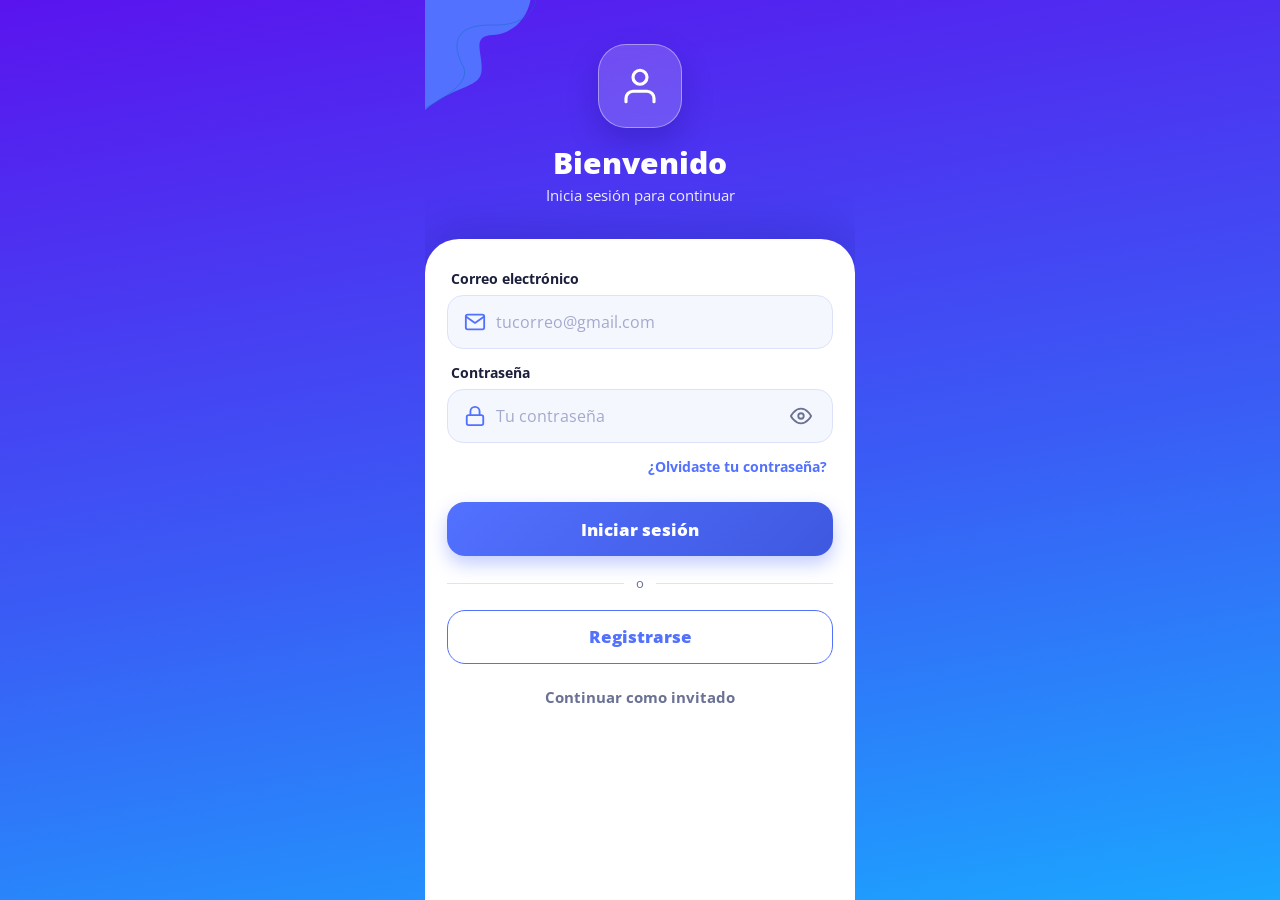
<file: proj/index.html>
<!DOCTYPE html>
<html lang="es">
<head>
  <meta charset="utf-8">
  <meta name="viewport" content="width=device-width, initial-scale=1, viewport-fit=cover">
  <meta name="theme-color" content="#5271ff">
  <meta name="mobile-web-app-capable" content="yes">
  <meta name="apple-mobile-web-app-capable" content="yes">
  <meta name="apple-mobile-web-app-status-bar-style" content="black-translucent">
  <title>Iniciar sesión</title>

  <link rel="preconnect" href="https://fonts.googleapis.com">
  <link rel="preconnect" href="https://fonts.gstatic.com" crossorigin>
  <link href="https://fonts.googleapis.com/css2?family=Inter:wght@400;500&family=Open+Sans:wght@400;600;700;800&display=swap" rel="stylesheet">

  <link rel="stylesheet" href="css/base.css">
  <link rel="stylesheet" href="css/components.css">
  <link rel="stylesheet" href="css/pages/index.css">
</head>

<body>
  <main class="screen login" data-page="index">
    <div class="login-body page-anim">

      <header class="login-top">
        <div class="login-logo">
          <svg class="i" viewBox="0 0 24 24" aria-hidden="true">
            <path d="M20 21v-2a4 4 0 0 0-4-4H8a4 4 0 0 0-4 4v2"/>
            <circle cx="12" cy="7" r="4"/>
          </svg>
        </div>
        <h1>Bienvenido</h1>

        <p>Inicia sesión para continuar</p>
      </header>

      <section class="login-panel">
        <form id="loginForm" novalidate>

          <div class="field">
            <label for="email">Correo electrónico</label>
            <div class="input-wrap">
              <svg class="i" viewBox="0 0 24 24" aria-hidden="true">
                <path d="M4 4h16a2 2 0 0 1 2 2v12a2 2 0 0 1-2 2H4a2 2 0 0 1-2-2V6a2 2 0 0 1 2-2z"/>
                <path d="M22 6l-10 7L2 6"/>
              </svg>
              <input id="email" type="email" placeholder="tucorreo@gmail.com" autocomplete="email" inputmode="email">
            </div>
          </div>

          <div class="field">
            <label for="password">Contraseña</label>
            <div class="input-wrap">
              <svg class="i" viewBox="0 0 24 24" aria-hidden="true">
                <rect x="3" y="11" width="18" height="11" rx="2"/>
                <path d="M7 11V7a5 5 0 0 1 10 0v4"/>
              </svg>
              <input id="password" type="password" placeholder="Tu contraseña" autocomplete="current-password">
              <button class="eye" type="button" aria-label="Mostrar u ocultar contraseña">
                <svg class="i" viewBox="0 0 24 24" aria-hidden="true">
                  <path d="M1 12s4-8 11-8 11 8 11 8-4 8-11 8-11-8-11-8z"/>
                  <circle cx="12" cy="12" r="3"/>
                </svg>
              </button>
            </div>

          </div>

          <button type="button" class="link-small" id="forgot">¿Olvidaste tu contraseña?</button>
          <button class="btn primary" type="submit">Iniciar sesión</button>

        </form>

        <div class="divider">o</div>

        <a class="btn outline" href="registro.html">Registrarse</a>
        <button class="btn text" type="button" id="guest">Continuar como invitado</button>
      </section>

    </div>
  </main>

  <script src="js/core/utils.js"></script>
  <script src="js/core/storage.js"></script>
  <script src="js/core/ui.js"></script>
  <script src="js/core/components.js"></script>
  <script src="js/pages/index.js"></script>
  <script src="js/main.js"></script>
</body>
</html>
</file>
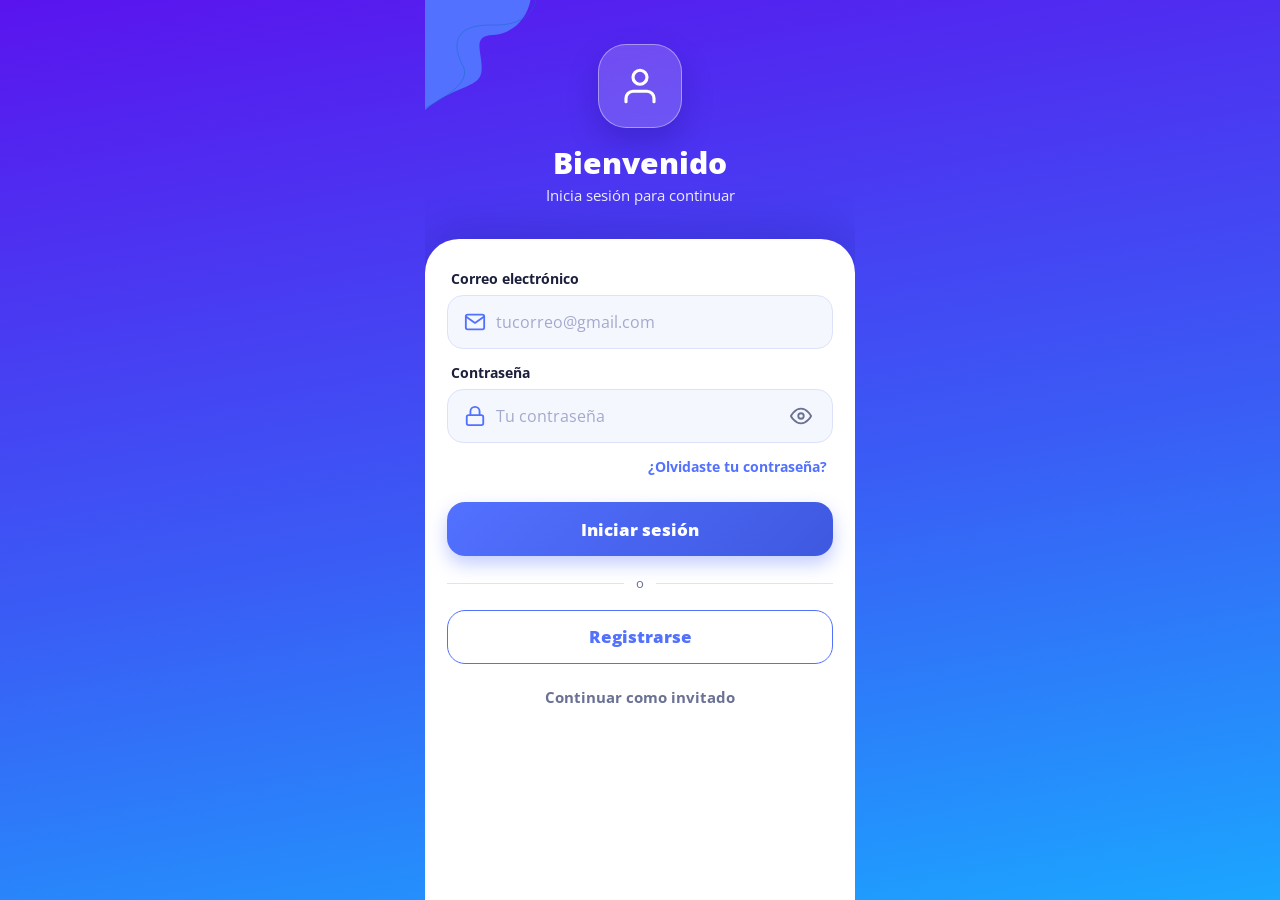
<file: proj/experiencia-laboral.html>
<!DOCTYPE html>
<html lang="es">
<head>
  <meta charset="utf-8">
  <meta name="viewport" content="width=device-width, initial-scale=1, viewport-fit=cover">
  <meta name="theme-color" content="#5271ff">
  <meta name="mobile-web-app-capable" content="yes">
  <meta name="apple-mobile-web-app-capable" content="yes">
  <meta name="apple-mobile-web-app-status-bar-style" content="black-translucent">
  <title>Experiencia laboral</title>

  <link rel="preconnect" href="https://fonts.googleapis.com">
  <link rel="preconnect" href="https://fonts.gstatic.com" crossorigin>
  <link href="https://fonts.googleapis.com/css2?family=Inter:wght@400;500&family=Open+Sans:wght@400;600;700;800&display=swap" rel="stylesheet">

  <link rel="stylesheet" href="css/base.css">
  <link rel="stylesheet" href="css/components.css">
  <link rel="stylesheet" href="css/pages/experiencia-laboral.css">
</head>

<body>
  <main class="screen" data-page="experiencia-laboral">

    <header class="hero">
      <div class="hero-top">
        <button class="icon-btn" id="back" type="button" aria-label="Volver">
          <svg class="i" viewBox="0 0 24 24" aria-hidden="true">
            <path d="M15 18l-6-6 6-6"/>
          </svg>
        </button>

        <span class="step-label"></span>

        <button class="icon-btn" id="logout" type="button" aria-label="Cerrar sesión">
          <svg class="i" viewBox="0 0 24 24" aria-hidden="true">
            <path d="M9 21H5a2 2 0 0 1-2-2V5a2 2 0 0 1 2-2h4"/>
            <path d="M16 17l5-5-5-5"/>
            <path d="M21 12H9"/>
          </svg>
        </button>
      </div>

      <h1>Experiencia laboral</h1>
      <p>Tu trayectoria profesional</p>
      <div class="steps" aria-hidden="true"></div>
    </header>

    <section class="scroll page-anim">
      <div class="card">

        <div class="field">
          <label for="empresa">Empresa:</label>
          <div class="input-wrap">
            <svg class="i" viewBox="0 0 24 24" aria-hidden="true">
              <rect x="4" y="2" width="16" height="20" rx="2"/>
              <path d="M9 22v-4h6v4M8 6h.01M12 6h.01M16 6h.01M8 10h.01M12 10h.01M16 10h.01M8 14h.01M12 14h.01M16 14h.01"/>
            </svg>
            <input id="empresa" data-field="empresa" type="text" placeholder="Nombre de la empresa" autocomplete="off">
          </div>
        </div>

        <div class="field">
          <label for="periodo">Periodo de trabajo:</label>
          <div class="input-wrap">
            <svg class="i" viewBox="0 0 24 24" aria-hidden="true">
              <circle cx="12" cy="12" r="10"/>
              <path d="M12 6v6l4 2"/>
            </svg>
            <input id="periodo" data-field="periodo" type="text" placeholder="Ej. 2022 - 2024" autocomplete="off">
          </div>
        </div>

        <div class="field">
          <label for="puesto">Puesto de trabajo:</label>
          <div class="input-wrap">
            <svg class="i" viewBox="0 0 24 24" aria-hidden="true">
              <rect x="2" y="7" width="20" height="14" rx="2"/>
              <path d="M16 21V5a2 2 0 0 0-2-2h-4a2 2 0 0 0-2 2v16"/>
            </svg>
            <input id="puesto" data-field="puesto" type="text" placeholder="Tu puesto" autocomplete="off">
          </div>
        </div>

      </div>
    </section>

    <footer class="actionbar">
      <button class="btn ghost" id="prev" type="button">Atrás</button>
      <button class="btn primary" type="button" data-next>Continuar</button>
    </footer>

  </main>

  <script src="js/core/utils.js"></script>
  <script src="js/core/storage.js"></script>
  <script src="js/core/ui.js"></script>
  <script src="js/core/components.js"></script>
  <script src="js/main.js"></script>
</body>
</html>
</file>
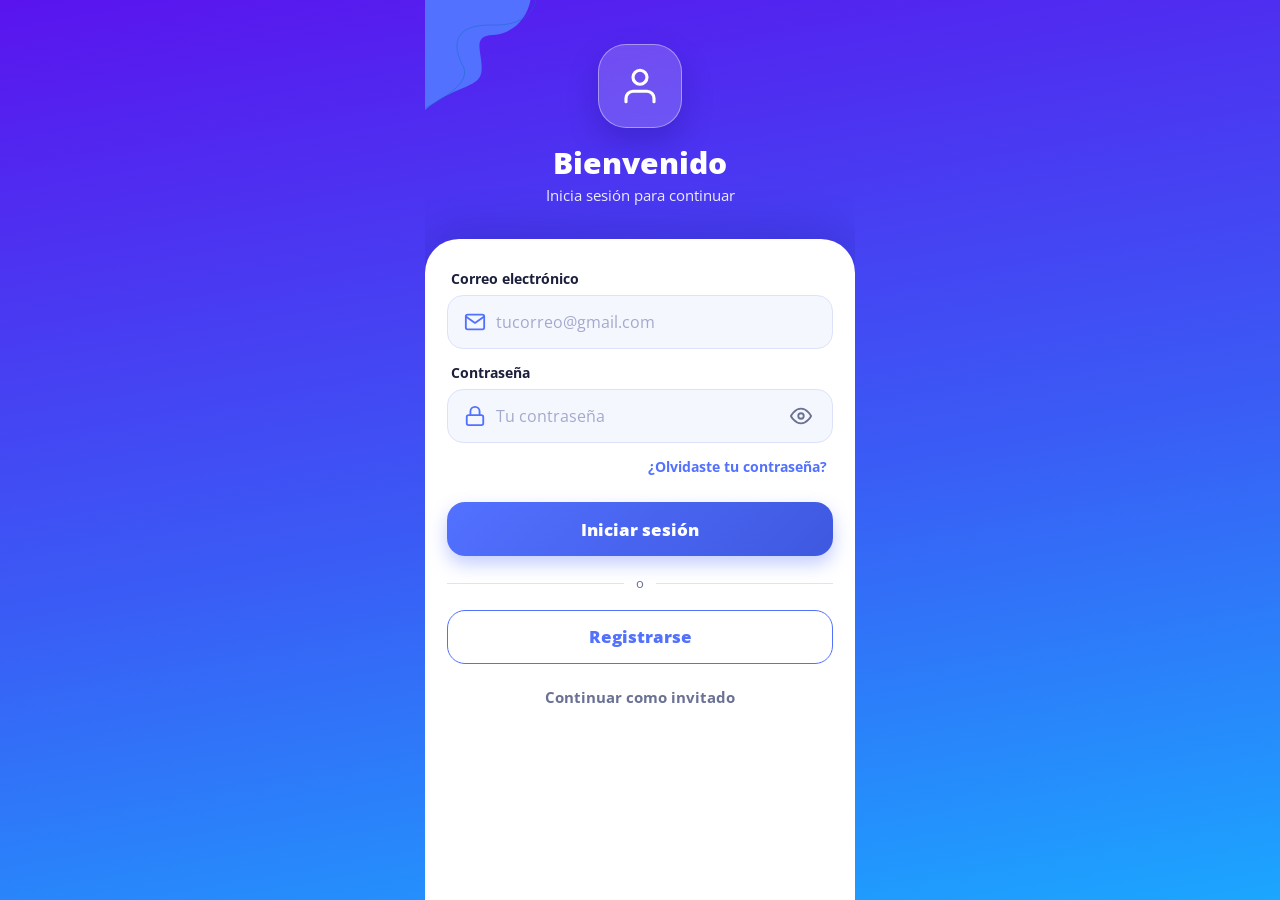
<file: proj/formacion-academica.html>
<!DOCTYPE html>
<html lang="es">
<head>
  <meta charset="utf-8">
  <meta name="viewport" content="width=device-width, initial-scale=1, viewport-fit=cover">
  <meta name="theme-color" content="#5271ff">
  <meta name="mobile-web-app-capable" content="yes">
  <meta name="apple-mobile-web-app-capable" content="yes">
  <meta name="apple-mobile-web-app-status-bar-style" content="black-translucent">
  <title>Formación académica</title>

  <link rel="preconnect" href="https://fonts.googleapis.com">
  <link rel="preconnect" href="https://fonts.gstatic.com" crossorigin>
  <link href="https://fonts.googleapis.com/css2?family=Inter:wght@400;500&family=Open+Sans:wght@400;600;700;800&display=swap" rel="stylesheet">

  <link rel="stylesheet" href="css/base.css">
  <link rel="stylesheet" href="css/components.css">
  <link rel="stylesheet" href="css/pages/formacion-academica.css">
</head>

<body>
  <main class="screen" data-page="formacion-academica">

    <header class="hero">
      <div class="hero-top">
        <button class="icon-btn" id="back" type="button" aria-label="Volver">
          <svg class="i" viewBox="0 0 24 24" aria-hidden="true">
            <path d="M15 18l-6-6 6-6"/>
          </svg>
        </button>

        <span class="step-label"></span>


        <button class="icon-btn" id="logout" type="button" aria-label="Cerrar sesión">
          <svg class="i" viewBox="0 0 24 24" aria-hidden="true">
            <path d="M9 21H5a2 2 0 0 1-2-2V5a2 2 0 0 1 2-2h4"/>
            <path d="M16 17l5-5-5-5"/>
            <path d="M21 12H9"/>
          </svg>
        </button>
      </div>

      <h1>Formación académica</h1>
      <p>Agrega tus estudios</p>
      <div class="steps" aria-hidden="true"></div>
    </header>

    <section class="scroll page-anim">
      <h2 class="section-title">Nivel de estudios</h2>
      <div id="levels"></div>
    </section>

    <footer class="actionbar">
      <button class="btn ghost" id="prev" type="button">Atrás</button>
      <button class="btn primary" type="button" data-next>Continuar</button>
    </footer>

  </main>

  <script src="js/core/utils.js"></script>
  <script src="js/core/storage.js"></script>
  <script src="js/core/ui.js"></script>
  <script src="js/core/components.js"></script>
  <script src="js/pages/formacion-academica.js"></script>

  <script src="js/main.js"></script>
</body>
</html>
</file>
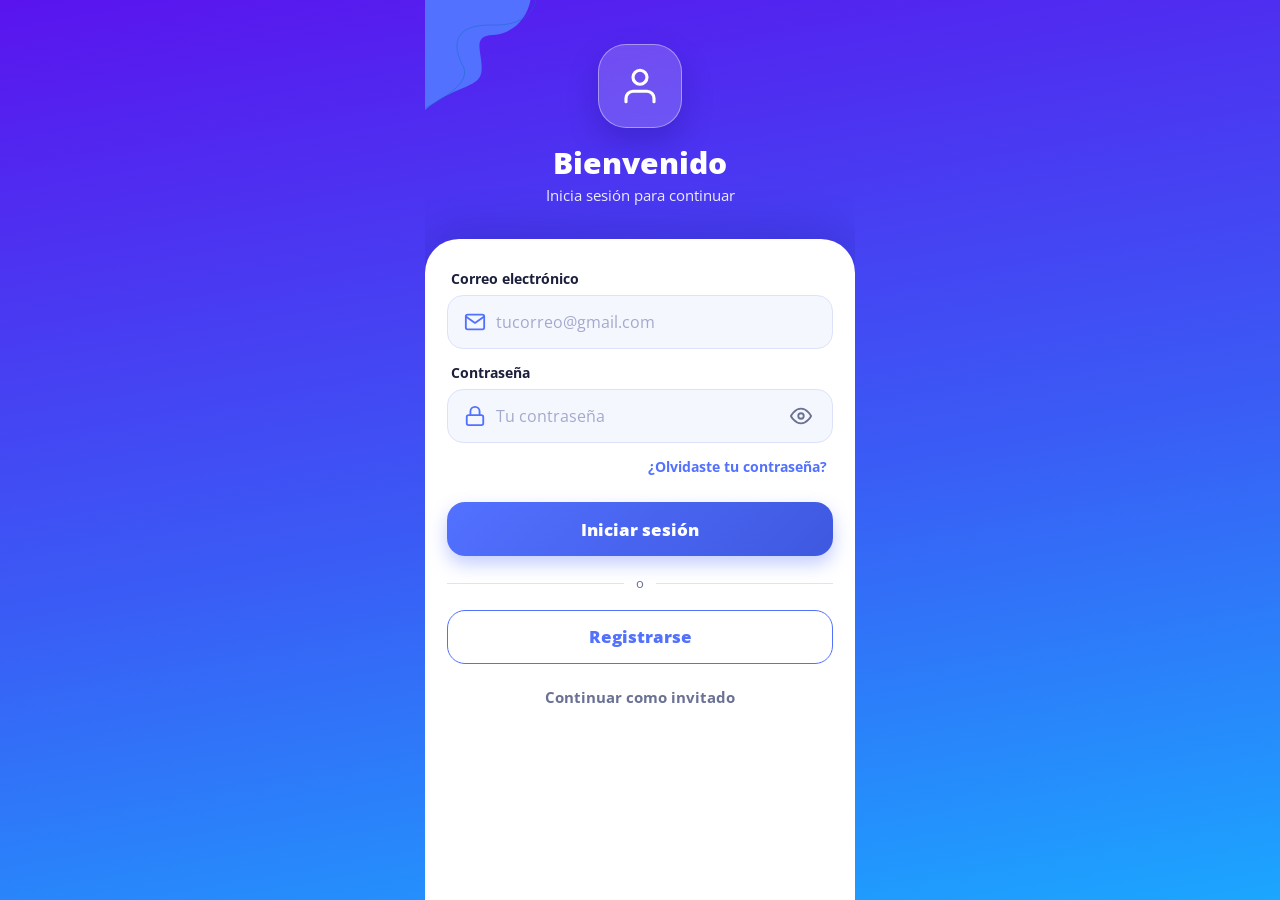
<file: proj/formacion-extracurricular.html>
<!DOCTYPE html>
<html lang="es">
<head>
  <meta charset="utf-8">
  <meta name="viewport" content="width=device-width, initial-scale=1, viewport-fit=cover">
  <meta name="theme-color" content="#5271ff">
  <meta name="mobile-web-app-capable" content="yes">
  <meta name="apple-mobile-web-app-capable" content="yes">
  <meta name="apple-mobile-web-app-status-bar-style" content="black-translucent">
  <title>Formación extracurricular</title>

  <link rel="preconnect" href="https://fonts.googleapis.com">
  <link rel="preconnect" href="https://fonts.gstatic.com" crossorigin>
  <link href="https://fonts.googleapis.com/css2?family=Inter:wght@400;500&family=Open+Sans:wght@400;600;700;800&display=swap" rel="stylesheet">

  <link rel="stylesheet" href="css/base.css">
  <link rel="stylesheet" href="css/components.css">
  <link rel="stylesheet" href="css/pages/formacion-extracurricular.css">
</head>

<body>
  <main class="screen" data-page="formacion-extracurricular">

    <header class="hero">
      <div class="hero-top">
        <button class="icon-btn" id="back" type="button" aria-label="Volver">
          <svg class="i" viewBox="0 0 24 24" aria-hidden="true">
            <path d="M15 18l-6-6 6-6"/>
          </svg>
        </button>

        <span class="step-label"></span>


        <button class="icon-btn" id="logout" type="button" aria-label="Cerrar sesión">
          <svg class="i" viewBox="0 0 24 24" aria-hidden="true">
            <path d="M9 21H5a2 2 0 0 1-2-2V5a2 2 0 0 1 2-2h4"/>
            <path d="M16 17l5-5-5-5"/>
            <path d="M21 12H9"/>
          </svg>
        </button>
      </div>

      <h1>Formación extracurricular</h1>
      <p>Cursos, congresos y certificados</p>
      <div class="steps" aria-hidden="true"></div>
    </header>

    <section class="scroll page-anim">
      <div class="card">

        <div class="field">
          <label for="cursos">Cursos:</label>
          <div class="input-wrap">
            <svg class="i" viewBox="0 0 24 24" aria-hidden="true">
              <path d="M2 3h6a4 4 0 0 1 4 4v14a3 3 0 0 0-3-3H2z"/>
              <path d="M22 3h-6a4 4 0 0 0-4 4v14a3 3 0 0 1 3-3h7z"/>
            </svg>
            <input id="cursos" data-field="cursos" type="text" placeholder="Nombre del curso" autocomplete="off">
          </div>
        </div>

        <div class="field">
          <label for="congresos">Congresos:</label>
          <div class="input-wrap">

            <svg class="i" viewBox="0 0 24 24" aria-hidden="true">
              <rect x="3" y="4" width="18" height="18" rx="2"/>
              <path d="M16 2v4M8 2v4M3 10h18"/>
            </svg>
            <input id="congresos" data-field="congresos" type="text" placeholder="Nombre del congreso" autocomplete="off">
          </div>
        </div>

        <div class="field">
          <label for="conferencias">Conferencias:</label>
          <div class="input-wrap">
            <svg class="i" viewBox="0 0 24 24" aria-hidden="true">
              <rect x="9" y="2" width="6" height="12" rx="3"/>
              <path d="M19 10v2a7 7 0 0 1-14 0v-2M12 19v4"/>
            </svg>
            <input id="conferencias" data-field="conferencias" type="text" placeholder="Nombre de la conferencia" autocomplete="off">
          </div>
        </div>

        <div class="field">
          <label for="certificado">Certificado:</label>
          <div class="input-wrap">
            <svg class="i" viewBox="0 0 24 24" aria-hidden="true">
              <circle cx="12" cy="8" r="7"/>
              <path d="M8.21 13.89L7 23l5-3 5 3-1.21-9.12"/>
            </svg>
            <input id="certificado" data-field="certificado" type="text" placeholder="Nombre del certificado" autocomplete="off">
          </div>
        </div>

      </div>
    </section>

    <footer class="actionbar">
      <button class="btn ghost" id="prev" type="button">Atrás</button>
      <button class="btn primary" type="button" data-next>Continuar</button>
    </footer>

  </main>

  <script src="js/core/utils.js"></script>
  <script src="js/core/storage.js"></script>
  <script src="js/core/ui.js"></script>
  <script src="js/core/components.js"></script>
  <script src="js/main.js"></script>
</body>
</html>
</file>
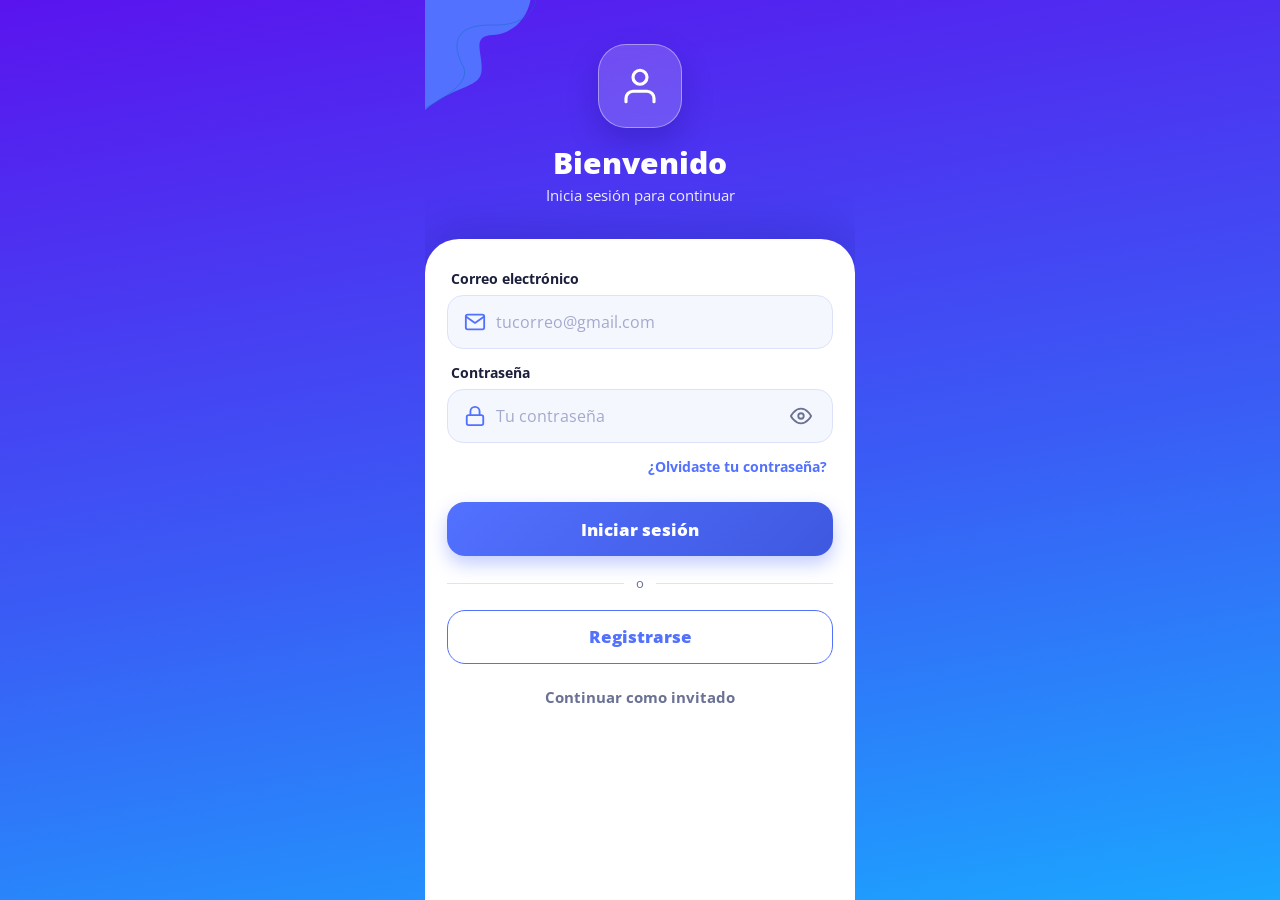
<file: proj/habilidades.html>
<!DOCTYPE html>
<html lang="es">
<head>
  <meta charset="utf-8">
  <meta name="viewport" content="width=device-width, initial-scale=1, viewport-fit=cover">
  <meta name="theme-color" content="#5271ff">
  <meta name="mobile-web-app-capable" content="yes">
  <meta name="apple-mobile-web-app-capable" content="yes">
  <meta name="apple-mobile-web-app-status-bar-style" content="black-translucent">
  <title>Habilidades</title>

  <link rel="preconnect" href="https://fonts.googleapis.com">
  <link rel="preconnect" href="https://fonts.gstatic.com" crossorigin>
  <link href="https://fonts.googleapis.com/css2?family=Inter:wght@400;500&family=Open+Sans:wght@400;600;700;800&display=swap" rel="stylesheet">

  <link rel="stylesheet" href="css/base.css">
  <link rel="stylesheet" href="css/components.css">
  <link rel="stylesheet" href="css/pages/habilidades.css">
</head>

<body>
  <main class="screen" data-page="habilidades">

    <header class="hero">
      <div class="hero-top">
        <button class="icon-btn" id="back" type="button" aria-label="Volver">
          <svg class="i" viewBox="0 0 24 24" aria-hidden="true">
            <path d="M15 18l-6-6 6-6"/>
          </svg>
        </button>

        <span class="step-label"></span>


        <button class="icon-btn" id="logout" type="button" aria-label="Cerrar sesión">
          <svg class="i" viewBox="0 0 24 24" aria-hidden="true">
            <path d="M9 21H5a2 2 0 0 1-2-2V5a2 2 0 0 1 2-2h4"/>
            <path d="M16 17l5-5-5-5"/>
            <path d="M21 12H9"/>
          </svg>
        </button>
      </div>

      <h1>Habilidades</h1>
      <p>Lo que sabes hacer</p>
      <div class="steps" aria-hidden="true"></div>
    </header>

    <section class="scroll page-anim">
      <div class="card">

        <div class="field">
          <label for="tecnicas">Habilidades técnicas</label>
          <div class="chip-box" data-chips="tecnicas" data-suggest="Python,Excel,Redes,Bases de datos,HTML y CSS">
            <span class="chip-list"></span>
            <input id="tecnicas" type="text" placeholder="Escribe y presiona Enter" enterkeyhint="done" autocomplete="off">
          </div>
          <div class="suggest"></div>
        </div>

        <div class="field">
          <label for="blandas">Habilidades blandas</label>
          <div class="chip-box" data-chips="blandas" data-suggest="Trabajo en equipo,Comunicación,Liderazgo,Resolución de problemas">
            <span class="chip-list"></span>
            <input id="blandas" type="text" placeholder="Escribe y presiona Enter" enterkeyhint="done" autocomplete="off">

          </div>
          <div class="suggest"></div>
        </div>

      </div>
    </section>

    <footer class="actionbar">
      <button class="btn ghost" id="prev" type="button">Atrás</button>
      <button class="btn primary" type="button" data-next>Continuar</button>
    </footer>

  </main>

  <script src="js/core/utils.js"></script>
  <script src="js/core/storage.js"></script>
  <script src="js/core/ui.js"></script>
  <script src="js/core/components.js"></script>
  <script src="js/main.js"></script>
</body>
</html>
</file>
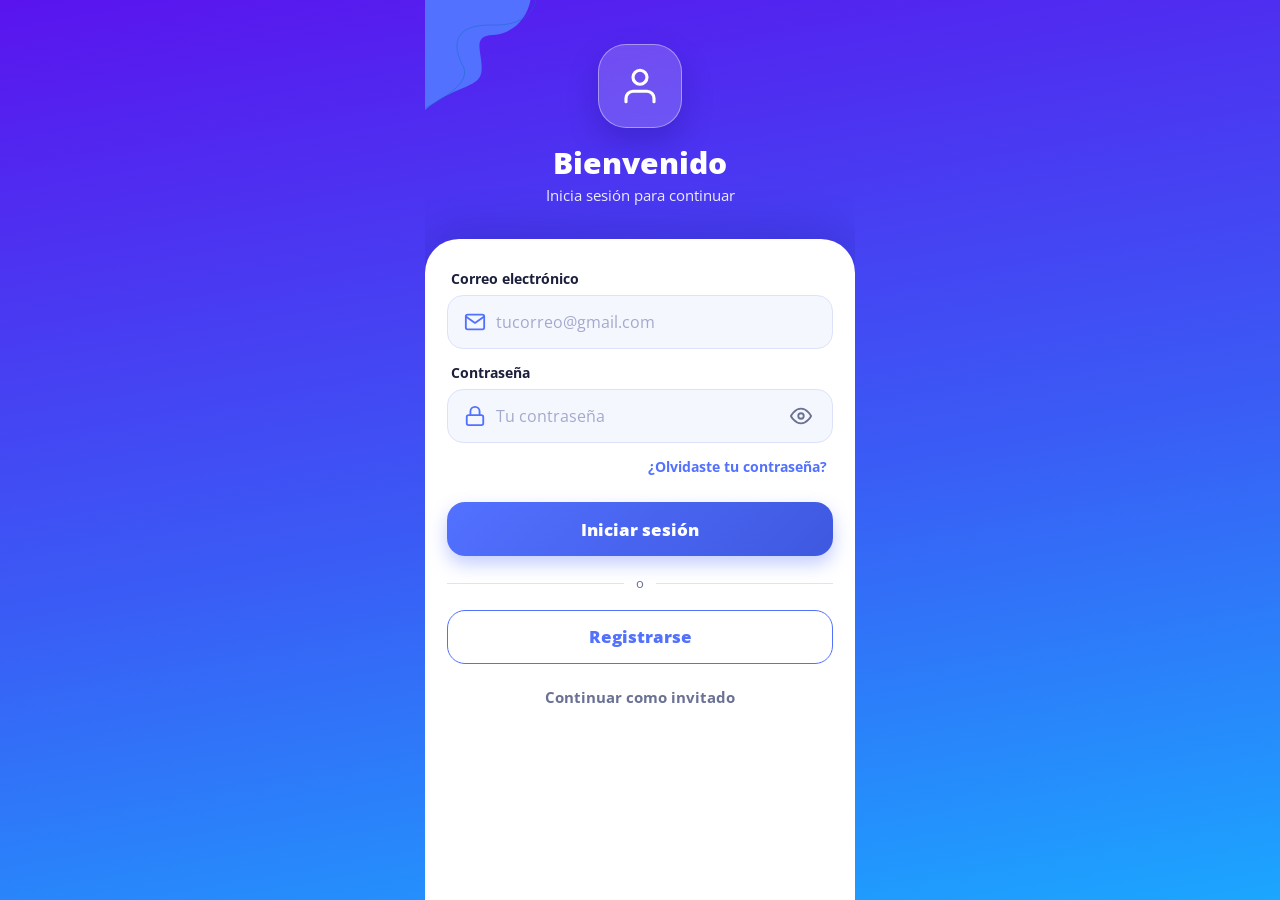
<file: proj/intereses.html>
<!DOCTYPE html>
<html lang="es">
<head>
  <meta charset="utf-8">
  <meta name="viewport" content="width=device-width, initial-scale=1, viewport-fit=cover">
  <meta name="theme-color" content="#5271ff">
  <meta name="mobile-web-app-capable" content="yes">
  <meta name="apple-mobile-web-app-capable" content="yes">
  <meta name="apple-mobile-web-app-status-bar-style" content="black-translucent">
  <title>Intereses</title>

  <link rel="preconnect" href="https://fonts.googleapis.com">
  <link rel="preconnect" href="https://fonts.gstatic.com" crossorigin>
  <link href="https://fonts.googleapis.com/css2?family=Inter:wght@400;500&family=Open+Sans:wght@400;600;700;800&display=swap" rel="stylesheet">

  <link rel="stylesheet" href="css/base.css">
  <link rel="stylesheet" href="css/components.css">
  <link rel="stylesheet" href="css/pages/intereses.css">
</head>

<body>
  <main class="screen" data-page="intereses">

    <header class="hero">
      <div class="hero-top">
        <button class="icon-btn" id="back" type="button" aria-label="Volver">
          <svg class="i" viewBox="0 0 24 24" aria-hidden="true">
            <path d="M15 18l-6-6 6-6"/>
          </svg>
        </button>

        <span class="step-label"></span>

        <button class="icon-btn" id="logout" type="button" aria-label="Cerrar sesión">
          <svg class="i" viewBox="0 0 24 24" aria-hidden="true">
            <path d="M9 21H5a2 2 0 0 1-2-2V5a2 2 0 0 1 2-2h4"/>
            <path d="M16 17l5-5-5-5"/>
            <path d="M21 12H9"/>
          </svg>
        </button>
      </div>

      <h1>Intereses</h1>
      <p>Personaliza tus preferencias</p>
      <div class="steps" aria-hidden="true"></div>
    </header>

    <section class="scroll page-anim">
      <div class="card">

        <div class="field">
          <label for="especialidad">¿Cuál es tu especialidad?</label>
          <div class="input-wrap textarea-wrap">
            <textarea id="especialidad" data-field="especialidad" placeholder="Cuéntanos en qué te quieres enfocar"></textarea>
          </div>
        </div>

        <div class="field">
          <label for="intereses">Etiquetas de preferencias:</label>
          <div class="chip-box" data-chips="intereses" data-suggest="Programación,Diseño,Redes,Inteligencia artificial,Ciberseguridad,Electrónica">
            <span class="chip-list"></span>
            <input id="intereses" type="text" placeholder="Escribe y presiona Enter" enterkeyhint="done" autocomplete="off">
          </div>
          <div class="suggest"></div>
        </div>

      </div>
    </section>

    <footer class="actionbar">
      <button class="btn ghost" id="prev" type="button">Atrás</button>
      <button class="btn primary" type="button" data-next>Continuar</button>
    </footer>

  </main>

  <script src="js/core/utils.js"></script>
  <script src="js/core/storage.js"></script>
  <script src="js/core/ui.js"></script>
  <script src="js/core/components.js"></script>
  <script src="js/main.js"></script>
</body>
</html>
</file>
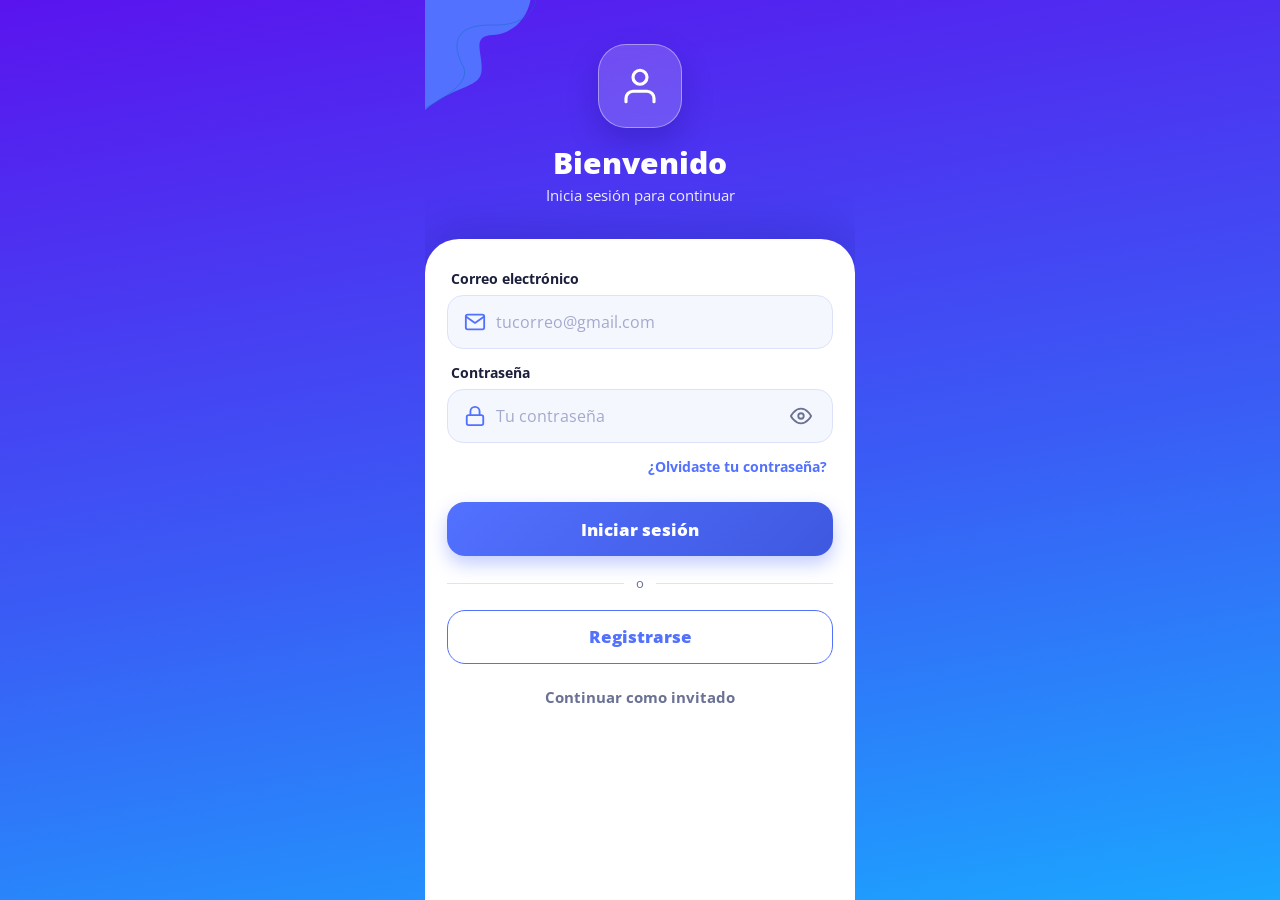
<file: proj/perfil.html>
<!DOCTYPE html>
<html lang="es">
<head>
  <meta charset="utf-8">
  <meta name="viewport" content="width=device-width, initial-scale=1, viewport-fit=cover">
  <meta name="theme-color" content="#5271ff">
  <meta name="mobile-web-app-capable" content="yes">
  <meta name="apple-mobile-web-app-capable" content="yes">
  <meta name="apple-mobile-web-app-status-bar-style" content="black-translucent">
  <title>Mi perfil</title>

  <link rel="preconnect" href="https://fonts.googleapis.com">
  <link rel="preconnect" href="https://fonts.gstatic.com" crossorigin>
  <link href="https://fonts.googleapis.com/css2?family=Inter:wght@400;500&family=Open+Sans:wght@400;600;700;800&display=swap" rel="stylesheet">

  <link rel="stylesheet" href="css/base.css">
  <link rel="stylesheet" href="css/components.css">
  <link rel="stylesheet" href="css/pages/perfil.css">
</head>

<body>
  <main class="screen" data-page="perfil">

    <header class="hero tall">
      <div class="hero-top">
        <button class="icon-btn" id="back" type="button" aria-label="Volver">
          <svg class="i" viewBox="0 0 24 24" aria-hidden="true">
            <path d="M15 18l-6-6 6-6"/>
          </svg>
        </button>

        <span class="step-label"></span>

        <button class="icon-btn" id="logout" type="button" aria-label="Cerrar sesión">
          <svg class="i" viewBox="0 0 24 24" aria-hidden="true">
            <path d="M9 21H5a2 2 0 0 1-2-2V5a2 2 0 0 1 2-2h4"/>
            <path d="M16 17l5-5-5-5"/>
            <path d="M21 12H9"/>
          </svg>
        </button>
      </div>

      <h1>Mi perfil</h1>
      <p>Cuéntanos quién eres</p>
      <div class="steps" aria-hidden="true"></div>
    </header>

    <section class="scroll avatar-first page-anim">

      <button class="avatar" id="avatar" type="button" aria-label="Cambiar foto de perfil">
        <span class="face">
          <svg id="avatarSvg" viewBox="0 0 24 24" fill="none" stroke="currentColor" stroke-width="2" stroke-linecap="round" stroke-linejoin="round" aria-hidden="true">
            <path d="M20 21v-2a4 4 0 0 0-4-4H8a4 4 0 0 0-4 4v2"/>
            <circle cx="12" cy="7" r="4"/>
          </svg>
          <img id="avatarImg" alt="Foto de perfil" hidden>
        </span>
        <span class="badge">
          <svg class="i" viewBox="0 0 24 24" aria-hidden="true">
            <path d="M23 19a2 2 0 0 1-2 2H3a2 2 0 0 1-2-2V8a2 2 0 0 1 2-2h4l2-3h6l2 3h4a2 2 0 0 1 2 2z"/>
            <circle cx="12" cy="13" r="4"/>
          </svg>
        </span>
      </button>
      <input type="file" id="avatarInput" accept="image/*" hidden>

      <div class="card">

        <div class="field">
          <label for="nombre">Nombre</label>
          <div class="input-wrap">
            <svg class="i" viewBox="0 0 24 24" aria-hidden="true">
              <path d="M20 21v-2a4 4 0 0 0-4-4H8a4 4 0 0 0-4 4v2"/>
              <circle cx="12" cy="7" r="4"/>
            </svg>
            <input id="nombre" data-field="nombre" type="text" placeholder="Tu nombre completo" autocomplete="off">
          </div>
        </div>

        <div class="field">
          <span class="label">Acta de nacimiento</span>
          <div class="upload" data-file="acta">
            <svg class="i" viewBox="0 0 24 24" aria-hidden="true">
              <path d="M21 15v4a2 2 0 0 1-2 2H5a2 2 0 0 1-2-2v-4"/>
              <path d="M17 8l-5-5-5 5"/>
              <path d="M12 3v12"/>
            </svg>
            <span class="file-name">Subir archivo</span>
            <input type="file" hidden>
          </div>
        </div>

        <div class="field">
          <span class="label">INE</span>
          <div class="upload" data-file="ine">
            <svg class="i" viewBox="0 0 24 24" aria-hidden="true">
              <path d="M21 15v4a2 2 0 0 1-2 2H5a2 2 0 0 1-2-2v-4"/>
              <path d="M17 8l-5-5-5 5"/>
              <path d="M12 3v12"/>
            </svg>
            <span class="file-name">Subir archivo</span>
            <input type="file" hidden>
          </div>
        </div>

        <div class="field">
          <label for="curp">CURP</label>
          <div class="input-wrap">
            <svg class="i" viewBox="0 0 24 24" aria-hidden="true">
              <rect x="2" y="5" width="20" height="14" rx="2"/>
              <circle cx="8" cy="12" r="2"/>
              <path d="M14 10h4M14 14h4"/>
            </svg>
            <input id="curp" data-field="curp" type="text" placeholder="18 caracteres" autocomplete="off" maxlength="18" autocapitalize="characters">
          </div>
        </div>

      </div>
    </section>

    <footer class="actionbar">
      <button class="btn ghost" id="verPortafolio" type="button">Mi portafolio</button>
      <button class="btn primary" type="button" data-next>Continuar</button>
    </footer>

  </main>

  <script src="js/core/utils.js"></script>
  <script src="js/core/storage.js"></script>
  <script src="js/core/ui.js"></script>
  <script src="js/core/components.js"></script>
  <script src="js/pages/perfil.js"></script>
  <script src="js/main.js"></script>
</body>
</html>
</file>
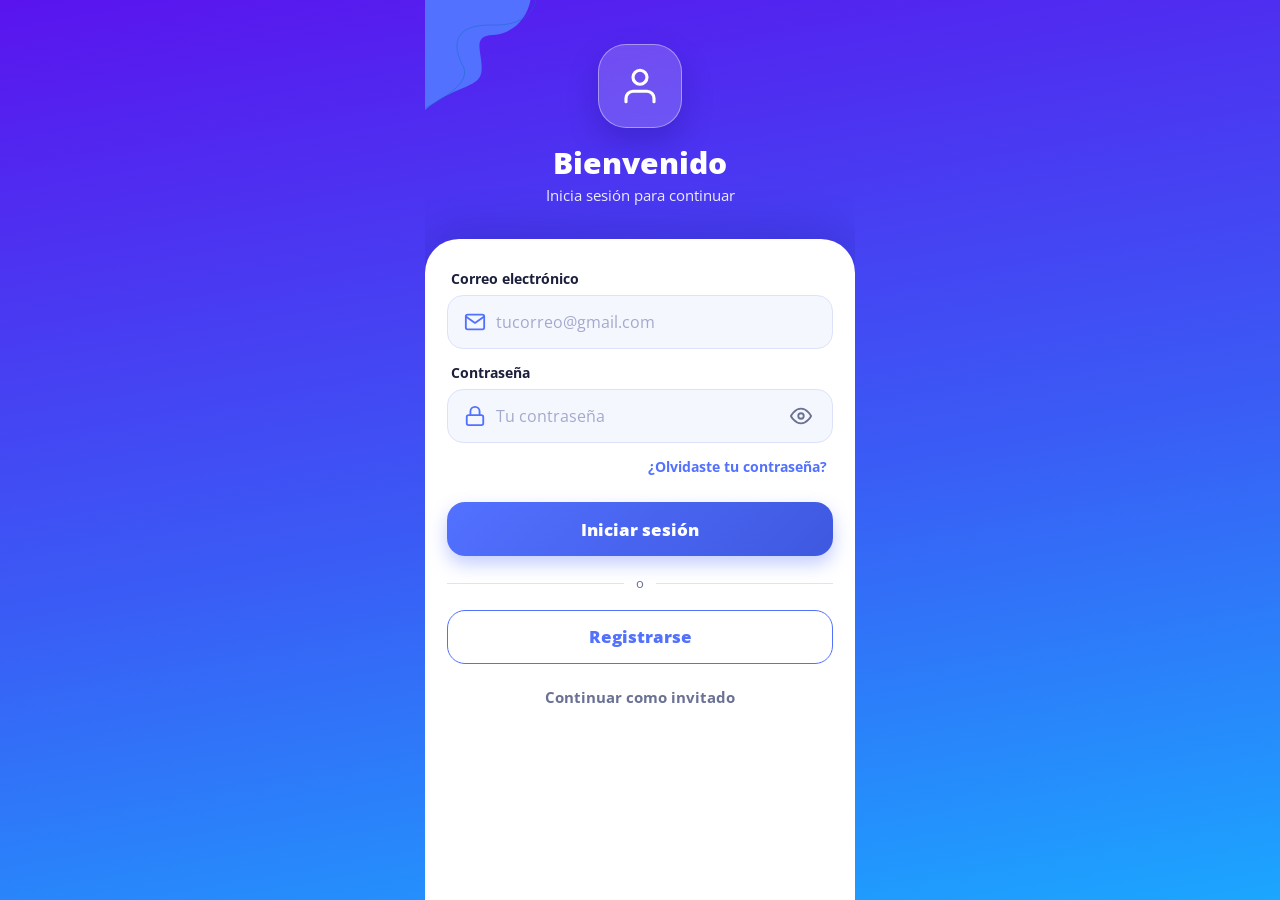
<file: proj/portafolio.html>
<!DOCTYPE html>
<html lang="es">
<head>
  <meta charset="utf-8">
  <meta name="viewport" content="width=device-width, initial-scale=1, viewport-fit=cover">
  <meta name="theme-color" content="#5271ff">
  <meta name="mobile-web-app-capable" content="yes">
  <meta name="apple-mobile-web-app-capable" content="yes">
  <meta name="apple-mobile-web-app-status-bar-style" content="black-translucent">
  <title>Mi portafolio</title>

  <link rel="preconnect" href="https://fonts.googleapis.com">
  <link rel="preconnect" href="https://fonts.gstatic.com" crossorigin>
  <link href="https://fonts.googleapis.com/css2?family=Inter:wght@400;500&family=Open+Sans:wght@400;600;700;800&display=swap" rel="stylesheet">

  <link rel="stylesheet" href="css/base.css">
  <link rel="stylesheet" href="css/components.css">
  <link rel="stylesheet" href="css/pages/portafolio.css">
</head>

<body>
  <main class="screen" data-page="portafolio">

    <header class="hero">
      <div class="hero-top">
        <button class="icon-btn" id="back" type="button" data-back="intereses.html" aria-label="Volver">
          <svg class="i" viewBox="0 0 24 24" aria-hidden="true">
            <path d="M15 18l-6-6 6-6"/>
          </svg>
        </button>

        <span class="step-label">Resumen final</span>

        <button class="icon-btn" id="logout" type="button" aria-label="Cerrar sesión">
          <svg class="i" viewBox="0 0 24 24" aria-hidden="true">
            <path d="M9 21H5a2 2 0 0 1-2-2V5a2 2 0 0 1 2-2h4"/>
            <path d="M16 17l5-5-5-5"/>
            <path d="M21 12H9"/>
          </svg>
        </button>
      </div>

      <h1>Mi portafolio</h1>
      <p>Toda tu información lista para tu currículum</p>
    </header>

    <section class="scroll page-anim">

      <!-- Avance del portafolio (solo en pantalla) -->
      <div class="card progress no-print" id="progress"></div>

      <!-- Currículum: es lo único que se imprime / guarda en PDF -->
      <article class="cv" id="cv"></article>

      <!-- Documentos personales (solo en pantalla, no van en el CV) -->
      <div class="card docs no-print" id="docs"></div>
    </section>

    <footer class="actionbar no-print">
      <button class="btn ghost" id="editar" type="button">Editar</button>
      <button class="btn primary" id="pdf" type="button">Descargar PDF</button>
    </footer>

  </main>

  <script src="js/core/utils.js"></script>
  <script src="js/core/storage.js"></script>
  <script src="js/core/ui.js"></script>
  <script src="js/core/components.js"></script>
  <script src="js/pages/portafolio.js"></script>
  <script src="js/main.js"></script>
</body>
</html>
</file>
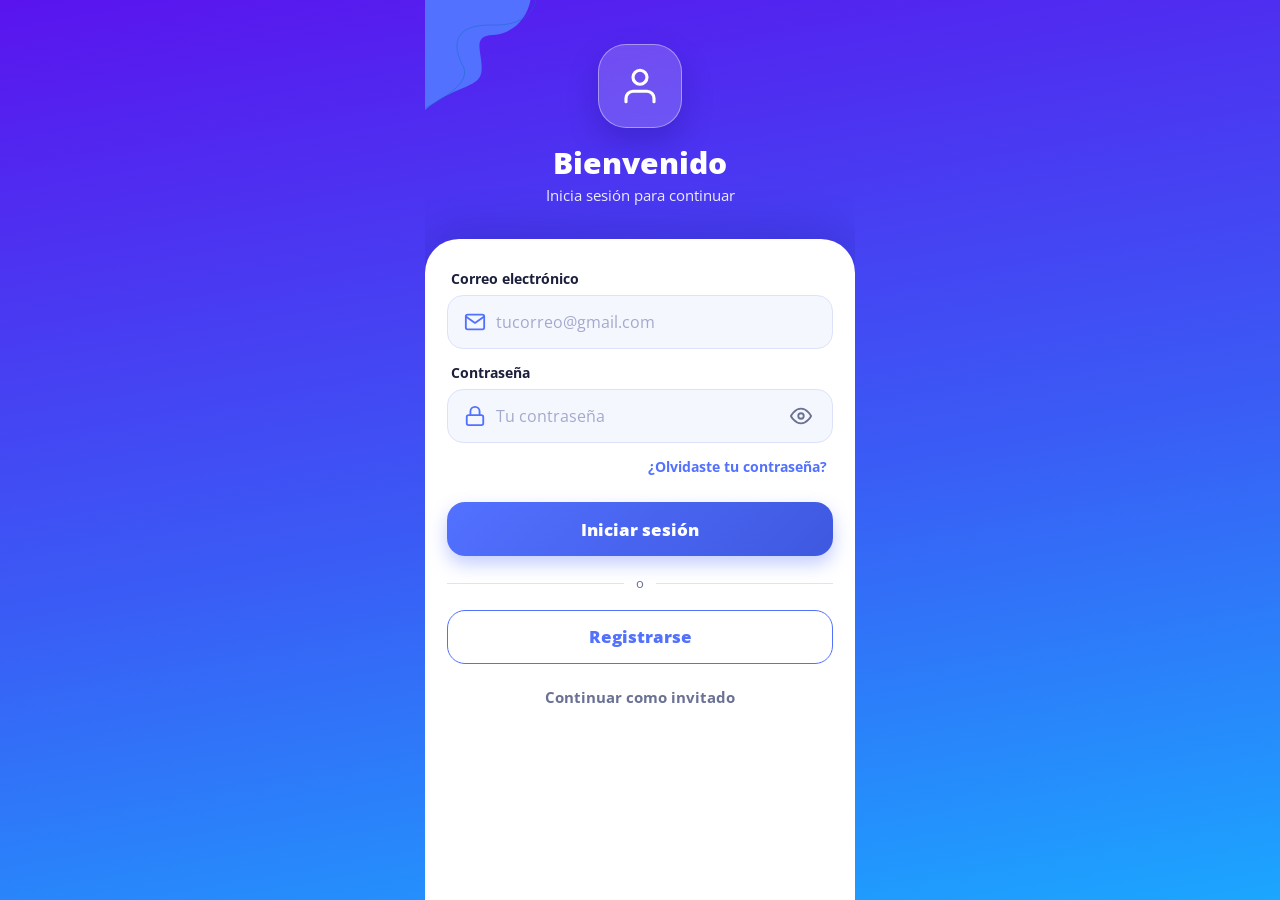
<file: proj/proyectos.html>
<!DOCTYPE html>
<html lang="es">
<head>
<meta charset="utf-8">
<meta name="viewport" content="width=device-width, initial-scale=1, viewport-fit=cover">
<meta name="theme-color" content="#5271ff">
<meta name="mobile-web-app-capable" content="yes">
<meta name="apple-mobile-web-app-capable" content="yes">
<meta name="apple-mobile-web-app-status-bar-style" content="black-translucent">
<title>Proyectos y prácticas</title>
<link rel="preconnect" href="https://fonts.googleapis.com">
<link rel="preconnect" href="https://fonts.gstatic.com" crossorigin>
<link href="https://fonts.googleapis.com/css2?family=Inter:wght@400;500&family=Open+Sans:wght@400;600;700;800&display=swap" rel="stylesheet">
<link rel="stylesheet" href="css/base.css">
<link rel="stylesheet" href="css/components.css">
<link rel="stylesheet" href="css/pages/proyectos.css">
</head>
<body>
<main class="screen" data-page="proyectos">
  <header class="hero">
    <div class="hero-top">
      <button class="icon-btn" id="back" type="button" aria-label="Volver"><svg class="i" viewBox="0 0 24 24" aria-hidden="true"><path d="M15 18l-6-6 6-6"/></svg></button>
      <span class="step-label"></span>
      <button class="icon-btn" id="logout" type="button" aria-label="Cerrar sesión"><svg class="i" viewBox="0 0 24 24" aria-hidden="true"><path d="M9 21H5a2 2 0 0 1-2-2V5a2 2 0 0 1 2-2h4"/><path d="M16 17l5-5-5-5"/><path d="M21 12H9"/></svg></button>
    </div>
    <h1>Proyectos / prácticas</h1>
    <p>Muestra lo que has hecho</p>
    <div class="steps" aria-hidden="true"></div>
  </header>
  <section class="scroll page-anim">
    <div class="card">
      <div class="field">
        <label for="practicas">Prácticas realizadas:</label>
        <div class="input-wrap"><svg class="i" viewBox="0 0 24 24" aria-hidden="true"><path d="M22 19a2 2 0 0 1-2 2H4a2 2 0 0 1-2-2V5a2 2 0 0 1 2-2h5l2 3h9a2 2 0 0 1 2 2z"/></svg><input id="practicas" data-field="practicas" type="text" placeholder="Nombre de la práctica" autocomplete="off"></div>
      </div>
      <div class="field">
        <label for="descripcion">Descripción de la práctica:</label>
        <div class="input-wrap"><svg class="i" viewBox="0 0 24 24" aria-hidden="true"><path d="M14 2H6a2 2 0 0 0-2 2v16a2 2 0 0 0 2 2h12a2 2 0 0 0 2-2V8z"/><path d="M14 2v6h6M16 13H8M16 17H8"/></svg><input id="descripcion" data-field="descripcion" type="text" placeholder="¿Qué hiciste?" autocomplete="off"></div>
      </div>
      <div class="field">
        <span class="label">Evidencias:</span>
        <div class="upload big" data-file="evidencias"><svg class="i" viewBox="0 0 24 24" aria-hidden="true"><path d="M21 15v4a2 2 0 0 1-2 2H5a2 2 0 0 1-2-2v-4"/><path d="M17 8l-5-5-5 5"/><path d="M12 3v12"/></svg><span class="file-name">Toca para subir fotos o documentos</span><input type="file" hidden multiple></div>
      </div>
    </div>
  </section>
  <footer class="actionbar"><button class="btn ghost" id="prev" type="button">Atrás</button><button class="btn primary" type="button" data-next>Continuar</button></footer>
</main>
<script src="js/core/utils.js"></script>
<script src="js/core/storage.js"></script>
<script src="js/core/ui.js"></script>
<script src="js/core/components.js"></script>
<script src="js/main.js"></script>
</body>
</html>
</file>
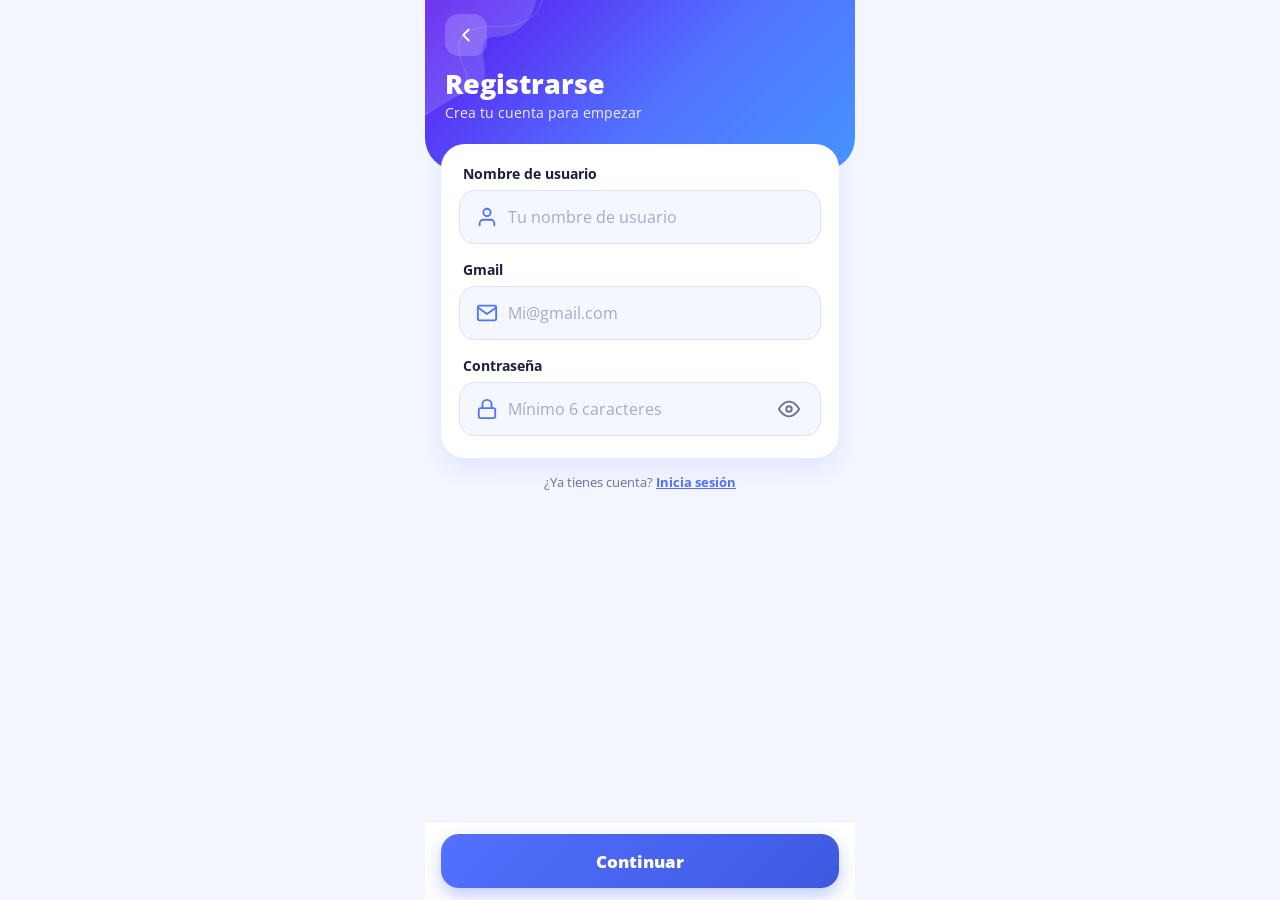
<file: proj/registro.html>
<!DOCTYPE html>
<html lang="es">
<head>
  <meta charset="utf-8">
  <meta name="viewport" content="width=device-width, initial-scale=1, viewport-fit=cover">
  <meta name="theme-color" content="#5271ff">
  <meta name="mobile-web-app-capable" content="yes">
  <meta name="apple-mobile-web-app-capable" content="yes">
  <meta name="apple-mobile-web-app-status-bar-style" content="black-translucent">
  <title>Registrarse</title>

  <link rel="preconnect" href="https://fonts.googleapis.com">
  <link rel="preconnect" href="https://fonts.gstatic.com" crossorigin>
  <link href="https://fonts.googleapis.com/css2?family=Inter:wght@400;500&family=Open+Sans:wght@400;600;700;800&display=swap" rel="stylesheet">

  <link rel="stylesheet" href="css/base.css">
  <link rel="stylesheet" href="css/components.css">
  <link rel="stylesheet" href="css/pages/registro.css">
</head>

<body>
  <main class="screen" data-page="registro">

    <header class="hero">
      <div class="hero-top">
        <button class="icon-btn" id="back" type="button" aria-label="Volver" data-back="index.html">
          <svg class="i" viewBox="0 0 24 24" aria-hidden="true">
            <path d="M15 18l-6-6 6-6"/>
          </svg>
        </button>

        <span class="step-label"></span>
        <span class="spacer"></span>
      </div>

      <h1>Registrarse</h1>
      <p>Crea tu cuenta para empezar</p>
    </header>

    <section class="scroll page-anim">
      <form id="regForm" class="card" novalidate>

        <div class="field">
          <label for="user">Nombre de usuario</label>
          <div class="input-wrap">
            <svg class="i" viewBox="0 0 24 24" aria-hidden="true">
              <path d="M20 21v-2a4 4 0 0 0-4-4H8a4 4 0 0 0-4 4v2"/>
              <circle cx="12" cy="7" r="4"/>
            </svg>
            <input id="user" type="text" placeholder="Tu nombre de usuario" autocomplete="off">
          </div>
        </div>

        <div class="field">
          <label for="mail">Gmail</label>
          <div class="input-wrap">
            <svg class="i" viewBox="0 0 24 24" aria-hidden="true">
              <path d="M4 4h16a2 2 0 0 1 2 2v12a2 2 0 0 1-2 2H4a2 2 0 0 1-2-2V6a2 2 0 0 1 2-2z"/>
              <path d="M22 6l-10 7L2 6"/>
            </svg>
            <input id="mail" type="email" placeholder="Mi@gmail.com" autocomplete="off" inputmode="email">
          </div>
        </div>

        <div class="field">
          <label for="pass">Contraseña</label>
          <div class="input-wrap">
            <svg class="i" viewBox="0 0 24 24" aria-hidden="true">
              <rect x="3" y="11" width="18" height="11" rx="2"/>
              <path d="M7 11V7a5 5 0 0 1 10 0v4"/>
            </svg>
            <input id="pass" type="password" placeholder="Mínimo 6 caracteres" autocomplete="new-password">
            <button class="eye" type="button" aria-label="Mostrar u ocultar contraseña">
              <svg class="i" viewBox="0 0 24 24" aria-hidden="true">
                <path d="M1 12s4-8 11-8 11 8 11 8-4 8-11 8-11-8-11-8z"/>
                <circle cx="12" cy="12" r="3"/>
              </svg>
            </button>
          </div>
        </div>

      </form>

      <p class="hint-text login-hint">¿Ya tienes cuenta? <a href="index.html">Inicia sesión</a></p>
    </section>

    <footer class="actionbar">
      <button class="btn primary" type="submit" form="regForm">Continuar</button>
    </footer>

  </main>

  <script src="js/core/utils.js"></script>
  <script src="js/core/storage.js"></script>
  <script src="js/core/ui.js"></script>
  <script src="js/core/components.js"></script>
  <script src="js/pages/registro.js"></script>
  <script src="js/main.js"></script>
</body>
</html>
</file>
<file: proj/css/base.css>
/* =====================================================
   BASE – variables, reset y contenedor vertical
   (se carga en TODAS las ventanas)
   ===================================================== */
:root{
  --blue:#5271ff; --blue-d:#3f58e0; --sky:#3ab4ff;
  --bg:#f3f5ff; --ink:#1b1f3b; --muted:#6b7194; --line:#dde2fb;
  --danger:#ff4d6d; --ok:#18b67a;
  --safe-t:env(safe-area-inset-top,0px);
  --safe-b:env(safe-area-inset-bottom,0px);
}
*{box-sizing:border-box;margin:0;padding:0}
html,body{height:100%}
body{
  font-family:'Open Sans',system-ui,-apple-system,'Segoe UI',Roboto,sans-serif;
  background:var(--bg);color:var(--ink);
  -webkit-tap-highlight-color:transparent;-webkit-font-smoothing:antialiased;
  overscroll-behavior:none;
}
button,input,textarea{font:inherit;color:inherit}
button{cursor:pointer;user-select:none;-webkit-user-select:none;touch-action:manipulation}
a{color:inherit}
svg.i{width:22px;height:22px;fill:none;stroke:currentColor;stroke-width:2;stroke-linecap:round;stroke-linejoin:round;flex:none}

/* ===== Contenedor vertical (sin marco de teléfono) =====
   Ocupa toda la altura; en pantallas anchas queda como una
   columna vertical centrada, sin borde, sin esquinas ni sombra. */
.screen{
  position:relative;width:100%;max-width:430px;height:100dvh;margin:0 auto;
  background:var(--bg);overflow:hidden;display:flex;flex-direction:column;
}
</file>
<file: proj/css/components.css>
/* =====================================================
   COMPONENTES COMPARTIDOS
   (encabezado, campos, archivos, etiquetas, botones,
   toast, hoja inferior y animaciones)
   ===================================================== */

/* ===== Encabezado (hero) ===== */
.hero{
  position:relative;z-index:1;flex:none;color:#fff;overflow:hidden;
  background:linear-gradient(135deg,#5a14ee 0%,var(--blue) 55%,var(--sky) 140%);
  padding:calc(var(--safe-t) + 14px) 20px 48px;
  border-radius:0 0 32px 32px;
}
.hero-top{position:relative;z-index:2;display:flex;align-items:center;justify-content:space-between;margin-bottom:12px}
.hero-top .spacer{width:42px}
.icon-btn{
  width:42px;height:42px;border:0;border-radius:14px;background:rgba(255,255,255,.18);color:#fff;
  display:grid;place-items:center;transition:transform .12s,background .15s;
}
.icon-btn:active{transform:scale(.9);background:rgba(255,255,255,.32)}
.icon-btn.invisible{visibility:hidden}
.step-label{font-size:13px;font-weight:600;opacity:.92;letter-spacing:.3px}
.hero h1{position:relative;z-index:2;font-size:27px;font-weight:800;line-height:1.15}
.hero p{position:relative;z-index:2;font-size:14px;opacity:.9;margin-top:4px}
.steps{position:relative;z-index:2;display:flex;gap:6px;margin-top:16px}
.steps i{flex:1;height:5px;border-radius:5px;background:rgba(255,255,255,.3);transition:background .3s}
.steps i.on{background:#fff}

/* ===== Decoración (blobs) ===== */
.blob{position:absolute;width:26%;aspect-ratio:1;z-index:1;pointer-events:none}
.blob .b-fill{fill:var(--blue)}
.blob .b-line{fill:none;stroke:#0b6fb5;stroke-width:1}
.blob.tl{top:0;left:0}
.blob.br{bottom:0;right:0;transform:rotate(180deg)}
.hero .blob{width:118px}
.hero .blob .b-fill{fill:rgba(255,255,255,.14)}
.hero .blob .b-line{stroke:rgba(255,255,255,.35)}

/* ===== Zona de contenido con scroll ===== */
.scroll{
  position:relative;z-index:2;flex:1;overflow-y:auto;overflow-x:hidden;
  padding:0 16px 24px;margin-top:-26px;scrollbar-width:none;-webkit-overflow-scrolling:touch;
}
.scroll::-webkit-scrollbar{display:none}
.card{background:#fff;border-radius:24px;padding:20px 18px 6px;box-shadow:0 8px 24px rgba(82,113,255,.12);margin-bottom:16px}
.hint-text{font-size:12.5px;color:var(--muted);margin:8px 4px 0}

/* ===== Campos ===== */
.field{margin-bottom:16px}
.field label,.field .label{display:block;font-size:14px;font-weight:700;margin:0 0 7px 4px}
.input-wrap{
  display:flex;align-items:center;gap:10px;height:54px;padding:0 16px;border-radius:16px;
  background:#f5f7ff;border:1.5px solid var(--line);color:var(--blue);
  transition:border-color .15s,box-shadow .15s,background .15s;
}
.input-wrap:focus-within,.chip-box:focus-within{border-color:var(--blue);background:#fff;box-shadow:0 0 0 4px rgba(82,113,255,.15)}
.input-wrap input{flex:1;min-width:0;border:0;outline:0;background:none;font-size:16px;color:var(--ink);height:100%}
input::placeholder,textarea::placeholder{color:#a3a9cc}
.invalid{border-color:var(--danger)!important;box-shadow:0 0 0 4px rgba(255,77,109,.15)!important}
.eye{border:0;background:none;color:var(--muted);display:grid;place-items:center;padding:4px}

/* ===== Subida de archivos ===== */
.upload{
  display:flex;align-items:center;gap:12px;min-height:54px;padding:12px 16px;border-radius:16px;
  border:1.5px dashed #b6c1fb;background:#f5f7ff;color:var(--blue);font-weight:600;font-size:15px;
  transition:transform .12s,border-color .15s,background .15s;
}
.upload:active{transform:scale(.99)}
.upload .file-name{flex:1;min-width:0;color:var(--muted);word-break:break-word}
.upload .file-name div{padding:2px 0}
.upload.has-file{border-style:solid;border-color:var(--ok);background:#effcf6;color:var(--ok)}
.upload.has-file .file-name{color:var(--ink)}

/* ===== Etiquetas (chips) ===== */
.chip-box{display:flex;flex-wrap:wrap;gap:8px;align-items:center;min-height:54px;padding:10px 12px;border-radius:16px;background:#f5f7ff;border:1.5px solid var(--line);transition:.15s}
.chip-list{display:contents}
.chip-box input{flex:1;min-width:130px;border:0;outline:0;background:none;font-size:16px;height:32px;color:var(--ink)}
.chip{display:inline-flex;align-items:center;gap:6px;background:var(--blue);color:#fff;border-radius:20px;padding:6px 8px 6px 14px;font-size:14px;font-weight:600;animation:pop .2s ease-out}
.chip button{width:20px;height:20px;border:0;border-radius:50%;background:rgba(255,255,255,.25);color:#fff;display:grid;place-items:center;padding:0}
.chip button svg{width:12px;height:12px;stroke-width:3}
.suggest{display:flex;flex-wrap:wrap;gap:8px;margin-top:10px}
.suggest button{border:1.5px solid var(--line);background:#fff;color:var(--blue);border-radius:20px;padding:6px 14px;font-size:14px;font-weight:600}
.suggest button:active{background:#eef1ff}

/* ===== Barra de acciones inferior y botones ===== */
.actionbar{
  position:relative;z-index:5;flex:none;display:flex;gap:12px;padding:12px 16px calc(12px + var(--safe-b));
  background:rgba(255,255,255,.94);backdrop-filter:blur(10px);-webkit-backdrop-filter:blur(10px);border-top:1px solid #e8ebff;
}
.btn{height:54px;border:0;border-radius:18px;font-weight:800;font-size:17px;transition:transform .12s,filter .15s}
.btn:active{transform:scale(.97)}
.btn.primary{flex:1;background:linear-gradient(135deg,var(--blue),var(--blue-d));color:#fff;box-shadow:0 8px 18px rgba(82,113,255,.35)}
.btn.ghost{padding:0 22px;background:#eef1ff;color:var(--blue)}
.btn[disabled]{opacity:.6}

/* ===== Toast y hoja inferior ===== */
.toast{
  position:absolute;left:50%;bottom:calc(92px + var(--safe-b));transform:translate(-50%,20px);z-index:60;
  background:#1b1f3b;color:#fff;padding:12px 20px;border-radius:24px;font-size:14.5px;width:max-content;max-width:86%;text-align:center;
  opacity:0;transition:opacity .25s,transform .25s;pointer-events:none;
}
.toast.show{opacity:1;transform:translate(-50%,0)}
.sheet-backdrop{position:absolute;inset:0;background:rgba(10,15,50,.5);display:flex;align-items:flex-end;z-index:50;animation:fade .2s}
.sheet{width:100%;background:#fff;border-radius:28px 28px 0 0;padding:14px 22px calc(24px + var(--safe-b));animation:up .28s cubic-bezier(.2,.9,.3,1);max-height:92%;overflow-y:auto}
.sheet::before{content:"";display:block;width:44px;height:5px;border-radius:5px;background:#d5d9f3;margin:0 auto 16px}
.sheet h2{font-size:22px;font-weight:800;text-align:center;margin-bottom:16px}
.sheet.center{text-align:center}
.sheet-text{color:var(--muted);font-size:15px;margin-bottom:6px}
.success-ico{width:76px;height:76px;margin:6px auto 14px;border-radius:50%;background:#e4f8ef;color:var(--ok);display:grid;place-items:center;animation:pop .4s}
.success-ico svg{width:38px;height:38px;stroke-width:3}
.sheet-actions{display:flex;gap:12px;margin-top:18px}
.sheet-actions button{flex:1;height:52px;border:0;border-radius:16px;font-weight:800;font-size:16px}
.sheet-actions .ok{background:linear-gradient(135deg,var(--blue),var(--blue-d));color:#fff}
.sheet-actions .cancel{background:#eef1ff;color:var(--blue)}

/* ===== Animaciones ===== */
@keyframes up{from{transform:translateY(60px);opacity:0}to{transform:none;opacity:1}}
@keyframes fade{from{opacity:0}to{opacity:1}}
@keyframes pop{from{transform:scale(.7);opacity:0}to{transform:none;opacity:1}}
@keyframes shake{0%,100%{transform:translateX(0)}25%{transform:translateX(-6px)}75%{transform:translateX(6px)}}
@keyframes inR{from{opacity:0;transform:translateX(30px)}to{opacity:1;transform:none}}
@keyframes inL{from{opacity:0;transform:translateX(-30px)}to{opacity:1;transform:none}}
@keyframes outL{to{opacity:0;transform:translateX(-30px)}}
@keyframes outR{to{opacity:0;transform:translateX(30px)}}
.shake{animation:shake .3s}
.enter-forward .page-anim{animation:inR .3s ease-out}
.enter-back .page-anim{animation:inL .3s ease-out}
.leaving-forward .page-anim{animation:outL .18s ease-in forwards}
.leaving-back .page-anim{animation:outR .18s ease-in forwards}
@media (prefers-reduced-motion:reduce){*{animation:none!important;transition:none!important}}
</file>
<file: proj/css/pages/index.css>
/* =====================================================
   VENTANA: Iniciar sesión (index.html)
   ===================================================== */
body{background:linear-gradient(170deg,#5a14ee 0%,#3a5cf5 55%,#1ba6ff 100%) fixed}
.screen.login{background:transparent}

.login-body{position:relative;z-index:2;flex:1;overflow-y:auto;display:flex;flex-direction:column;scrollbar-width:none}
.login-body::-webkit-scrollbar{display:none}
.login-top{flex:none;color:#fff;text-align:center;padding:calc(var(--safe-t) + 44px) 24px 34px}
.login-logo{
  width:84px;height:84px;margin:0 auto 18px;border-radius:28px;background:rgba(255,255,255,.18);
  border:1.5px solid rgba(255,255,255,.4);backdrop-filter:blur(8px);-webkit-backdrop-filter:blur(8px);
  display:grid;place-items:center;box-shadow:0 14px 30px rgba(20,10,120,.25);
}
.login-logo svg{width:42px;height:42px;stroke-width:1.8}
.login-top h1{font-size:30px;font-weight:800;line-height:1.1}
.login-top p{margin-top:6px;font-size:15px;opacity:.9}

.login-panel{
  flex:1;background:#fff;border-radius:34px 34px 0 0;padding:30px 22px calc(26px + var(--safe-b));
  box-shadow:0 -10px 40px rgba(20,10,120,.2);
}
.login-panel .field{margin-bottom:14px}
.login-panel form{display:flex;flex-direction:column}
.login-panel .btn.primary{flex:none;width:100%;margin-top:6px}

.link-small{align-self:flex-end;margin:-4px 2px 16px;background:none;border:0;color:var(--blue);font-size:14px;font-weight:700;padding:4px}
.divider{display:flex;align-items:center;gap:12px;margin:18px 0;color:var(--muted);font-size:13px}
.divider::before,.divider::after{content:"";flex:1;height:1px;background:var(--line)}
.btn.outline{
  display:block;width:100%;line-height:51px;text-align:center;text-decoration:none;
  background:#fff;color:var(--blue);border:1.5px solid var(--blue);
}
.btn.text{width:100%;margin-top:10px;background:none;color:var(--muted);font-weight:700;font-size:15px;height:46px}
</file>
<file: proj/css/pages/experiencia-laboral.css>
/* =====================================================
   VENTANA: Experiencia laboral (experiencia-laboral.html)
   Usa solo los componentes compartidos (components.css).
   Agrega aquí los estilos propios de esta ventana.
   ===================================================== */
</file>
<file: proj/css/pages/formacion-academica.css>
/* =====================================================
   VENTANA: Formación académica (formacion-academica.html)
   ===================================================== */
.section-title{font-size:13px;font-weight:700;color:var(--muted);text-transform:uppercase;letter-spacing:.6px;margin:6px 6px 10px}
.scroll>.section-title:first-child{margin-top:38px}

/* Lista de niveles */
.level{
  display:flex;align-items:center;gap:14px;width:100%;text-align:left;border:0;background:#fff;border-radius:20px;
  padding:14px 16px;margin-bottom:12px;box-shadow:0 6px 18px rgba(82,113,255,.1);transition:transform .12s;
}
.level:active{transform:scale(.98)}
.level .ico{width:48px;height:48px;border-radius:16px;background:#eef1ff;color:var(--blue);display:grid;place-items:center;flex:none}
.level.done .ico{background:#e4f8ef;color:var(--ok)}
.level .txt{flex:1;min-width:0}
.level .name{display:block;font-weight:800;font-size:17px}
.level .sub{display:block;font-size:13px;color:var(--muted);white-space:nowrap;overflow:hidden;text-overflow:ellipsis}
.level .chev{color:#a3a9cc}
</file>
<file: proj/css/pages/formacion-extracurricular.css>
/* =====================================================
   VENTANA: Formación extracurricular (formacion-extracurricular.html)
   Usa solo los componentes compartidos (components.css).
   Agrega aquí los estilos propios de esta ventana.
   ===================================================== */
</file>
<file: proj/css/pages/habilidades.css>
/* =====================================================
   VENTANA: Habilidades (habilidades.html)
   Las etiquetas (.chip-box, .chip, .suggest) están en components.css
   porque también las usa la ventana de Intereses.
   Agrega aquí los estilos propios de esta ventana.
   ===================================================== */
</file>
<file: proj/css/pages/intereses.css>
/* =====================================================
   VENTANA: Intereses (intereses.html)
   ===================================================== */
.textarea-wrap{height:auto;align-items:flex-start;padding:12px 16px}
textarea{width:100%;border:0;outline:0;background:none;resize:none;font-size:16px;min-height:120px;color:var(--ink);line-height:1.45}
</file>
<file: proj/css/pages/perfil.css>
/* =====================================================
   VENTANA: Mi perfil (perfil.html)
   ===================================================== */
.hero.tall{padding-bottom:84px}
.scroll.avatar-first{margin-top:-64px}

.avatar{
  position:relative;display:block;margin:0 auto 12px;width:116px;height:116px;border:5px solid #fff;border-radius:50%;
  background:#eef1ff;color:var(--blue);box-shadow:0 10px 24px rgba(82,113,255,.3);padding:0;
}
.avatar .face{width:100%;height:100%;border-radius:50%;overflow:hidden;display:grid;place-items:center}
.avatar .face svg{width:56px;height:56px}
.avatar img{width:100%;height:100%;object-fit:cover}
.avatar .badge{
  position:absolute;right:-2px;bottom:2px;width:34px;height:34px;border-radius:50%;background:var(--blue);color:#fff;
  border:3px solid #fff;display:grid;place-items:center;
}
.avatar .badge svg{width:16px;height:16px}
</file>
<file: proj/css/pages/portafolio.css>
/* =====================================================
   VENTANA: Mi portafolio (portafolio.html)
   Vista tipo currículum + estilos de impresión (PDF)
   ===================================================== */

/* ---------- Avance ---------- */
.progress{padding:16px 18px}
.progress .top{display:flex;justify-content:space-between;align-items:baseline;margin-bottom:10px}
.progress .top strong{font-size:15px;font-weight:800}
.progress .top span{font-size:20px;font-weight:800;color:var(--blue)}
.bar{height:8px;border-radius:8px;background:#e7ebff;overflow:hidden}
.bar i{display:block;height:100%;width:0;border-radius:8px;background:linear-gradient(90deg,var(--blue),var(--sky));transition:width .6s cubic-bezier(.2,.9,.3,1)}
.progress .missing-title{font-size:13px;color:var(--muted);margin:12px 2px 0}
.progress .suggest{margin-top:8px}
.progress .done-msg{font-size:14px;color:var(--ok);font-weight:700;margin-top:10px}

/* ---------- Currículum ---------- */
.cv{background:#fff;border-radius:24px;padding:20px 18px 8px;box-shadow:0 8px 24px rgba(82,113,255,.12);margin-bottom:16px}
.cv-head{display:flex;align-items:center;gap:14px;padding-bottom:16px;border-bottom:2px solid var(--line)}
.cv-photo{width:78px;height:78px;border-radius:50%;overflow:hidden;flex:none;background:#eef1ff;color:var(--blue);display:grid;place-items:center;border:3px solid #fff;box-shadow:0 0 0 2px var(--line)}
.cv-photo svg{width:38px;height:38px}
.cv-photo img{width:100%;height:100%;object-fit:cover}
.cv-id{min-width:0}
.cv-name{font-size:22px;font-weight:800;line-height:1.15;word-break:break-word}
.cv-sub{font-size:13.5px;color:var(--muted);margin-top:3px;word-break:break-word}

.cv-sec{padding:16px 0;border-bottom:1px solid #eef0fb}
.cv-sec:last-child{border-bottom:0}
.cv-sec-head{display:flex;align-items:center;justify-content:space-between;gap:8px;margin-bottom:10px}
.cv-sec h2{font-size:12.5px;font-weight:800;letter-spacing:1px;text-transform:uppercase;color:var(--blue)}
.edit{width:34px;height:34px;border:0;border-radius:11px;background:#eef1ff;color:var(--blue);display:grid;place-items:center;flex:none}
.edit:active{transform:scale(.9)}
.edit svg{width:17px;height:17px}

.cv-text{font-size:15px;line-height:1.55;white-space:pre-line;word-break:break-word}
.entry{margin-bottom:12px}
.entry:last-child{margin-bottom:0}
.entry strong{display:block;font-size:15.5px;font-weight:700;word-break:break-word}
.entry .sub{display:block;font-size:14px;color:#3b4166;word-break:break-word}
.entry .meta{display:block;font-size:13px;color:var(--muted);margin-top:1px}
.entry .desc{font-size:14.5px;line-height:1.5;margin-top:5px;white-space:pre-line;word-break:break-word}

.kv{display:flex;gap:10px;font-size:14.5px;margin-bottom:7px;line-height:1.4}
.kv:last-child{margin-bottom:0}
.kv b{flex:none;width:98px;font-weight:700;color:#3b4166}
.kv span{min-width:0;word-break:break-word}

.group-label{font-size:13px;font-weight:700;color:#3b4166;margin:0 0 7px}
.group-label:not(:first-child){margin-top:12px}
.tags{display:flex;flex-wrap:wrap;gap:7px}
.tag{display:inline-flex;align-items:center;gap:6px;background:#eef1ff;color:var(--blue-d);border-radius:20px;padding:5px 12px;font-size:13.5px;font-weight:600;word-break:break-word}
.tag.file{background:#effcf6;color:#0f8a5c}
.tag.file svg{width:14px;height:14px}
.entry .tags{margin-top:8px}

/* Sección vacía (solo en pantalla) */
.cv-sec.empty .empty-box{display:flex;align-items:center;justify-content:space-between;gap:10px;font-size:14px;color:var(--muted);background:#f5f7ff;border:1.5px dashed var(--line);border-radius:14px;padding:12px 14px}
.cv-sec.empty .empty-box button{border:0;background:none;color:var(--blue);font-weight:800;font-size:14px;white-space:nowrap}

/* ---------- Documentos personales ---------- */
.docs{padding:16px 18px 10px}
.docs h2{font-size:15px;font-weight:800}
.docs .hint-text{margin:3px 0 12px}
.doc-row{display:flex;align-items:center;gap:12px;padding:10px 0;border-top:1px solid #eef0fb;font-size:14.5px}
.doc-ico{width:32px;height:32px;border-radius:10px;display:grid;place-items:center;flex:none;background:#fff3e0;color:#d98200}
.doc-ico svg{width:17px;height:17px;stroke-width:2.5}
.doc-row.ok .doc-ico{background:#e4f8ef;color:var(--ok)}
.doc-row .t{flex:1;min-width:0}
.doc-row .t b{display:block;font-weight:700}
.doc-row .t span{display:block;color:var(--muted);font-size:13px;word-break:break-word}

/* ---------- Impresión / Guardar como PDF ---------- */
@page{size:A4;margin:14mm}
@media print{
  html,body{height:auto;background:#fff}
  body{-webkit-print-color-adjust:exact;print-color-adjust:exact}
  .screen{height:auto;max-width:none;overflow:visible;display:block;background:#fff}
  .hero,.actionbar,.no-print,.blob,.toast,.sheet-backdrop,.edit,.cv-sec.empty{display:none!important}
  .scroll{overflow:visible;margin:0;padding:0;animation:none!important}
  .page-anim{animation:none!important}
  .cv{box-shadow:none;border-radius:0;padding:0;margin:0}
  .cv-sec{break-inside:avoid}
  .cv-name{font-size:26px}
  .cv-sec h2{border-bottom:1px solid var(--line);padding-bottom:4px;width:100%}
  .cv-sec-head{display:block}
}
</file>
<file: proj/css/pages/proyectos.css>
/* =====================================================
   VENTANA: Proyectos / prácticas (proyectos.html)
   ===================================================== */
.upload.big{flex-direction:column;justify-content:center;min-height:160px;text-align:center}
.upload.big .file-name{flex:none}
</file>
<file: proj/css/pages/registro.css>
/* =====================================================
   VENTANA: Registrarse (registro.html)
   ===================================================== */
.login-hint{text-align:center}
.login-hint a{color:var(--blue);font-weight:700}
</file>
